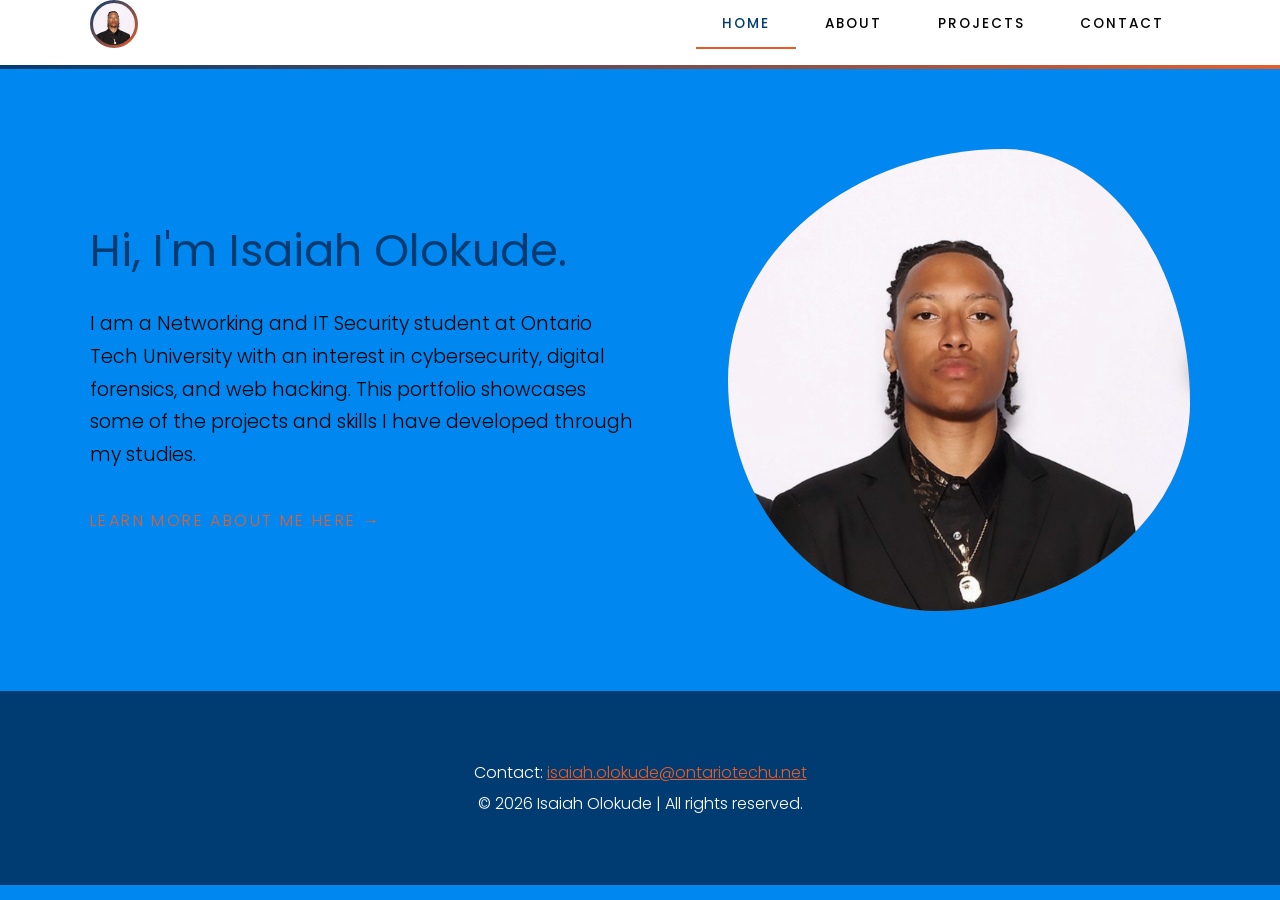
<file: index.html>
<!DOCTYPE html>
<html lang="en">
<head>
  <meta charset="UTF-8">
  <meta name="viewport" content="width=device-width, initial-scale=1.0">
  <title>Home | Isaiah Olokude</title>
  <!-- Poppins font from Google Fonts (cite this in your README) -->
  <link rel="stylesheet" href="https://fonts.googleapis.com/css2?family=Poppins:wght@300;400;500&amp;display=swap">
  <link rel="stylesheet" href="css/style.css">
  <!-- phone style sheet -->
<link rel="stylesheet" href="css/mobile.css" media="only screen and (max-width: 480px)">
<!-- tablet style sheet -->
<link rel="stylesheet" href="css/tablet.css" media="only screen and (min-width: 481px) and (max-width: 960px)">
<!-- full-size monitor style sheet -->
<link rel="stylesheet" href="css/laptop.css" media="only screen and (min-width: 960px)">
</head>
<body>

  <header class="site-header">
    <div class="wrapper clearfix">
      <!-- Logo badge made with CSS: your initials, no image needed -->
     <a href="index.html" class="logo" aria-label="Home"><img src="images/hero.png" alt="Your Portrait"></a>
      
      <nav aria-label="Main navigation">
        <ul>
          <li><a href="index.html" class="current">Home</a></li>
          <li><a href="about.html">About</a></li>
          <li><a href="projects.html">Projects</a></li>
          <li><a href="contact.html">Contact</a></li>
        </ul>
      </nav>
    </div>
  </header>

  <main>
    <section class="hero wrapper clearfix">
      <article class="hero-text">
        <h1>Hi, I'm Isaiah Olokude.</h1>
        <p>I am a Networking and IT Security student at Ontario Tech University with an interest in
    cybersecurity, digital forensics, and web hacking. This portfolio showcases
    some of the projects and skills I have developed through my studies.</p>
        
        <a href="about.html" class="learn-more-here">Learn more about me here &rarr;</a>
      </article>
      <div class="hero-image">
        <img src="images/hero.png" alt="Your Name at a desks">
      </div>
      
    </section>
  </main>

  <footer class="site-footer">
    <p>Contact: <a href="mailto:isaiah.olokude@ontariotechu.net">isaiah.olokude@ontariotechu.net</a></p>
    <p>&copy; 2026 Isaiah Olokude | All rights reserved.</p>
  </footer>

</body>
</html>
</file>
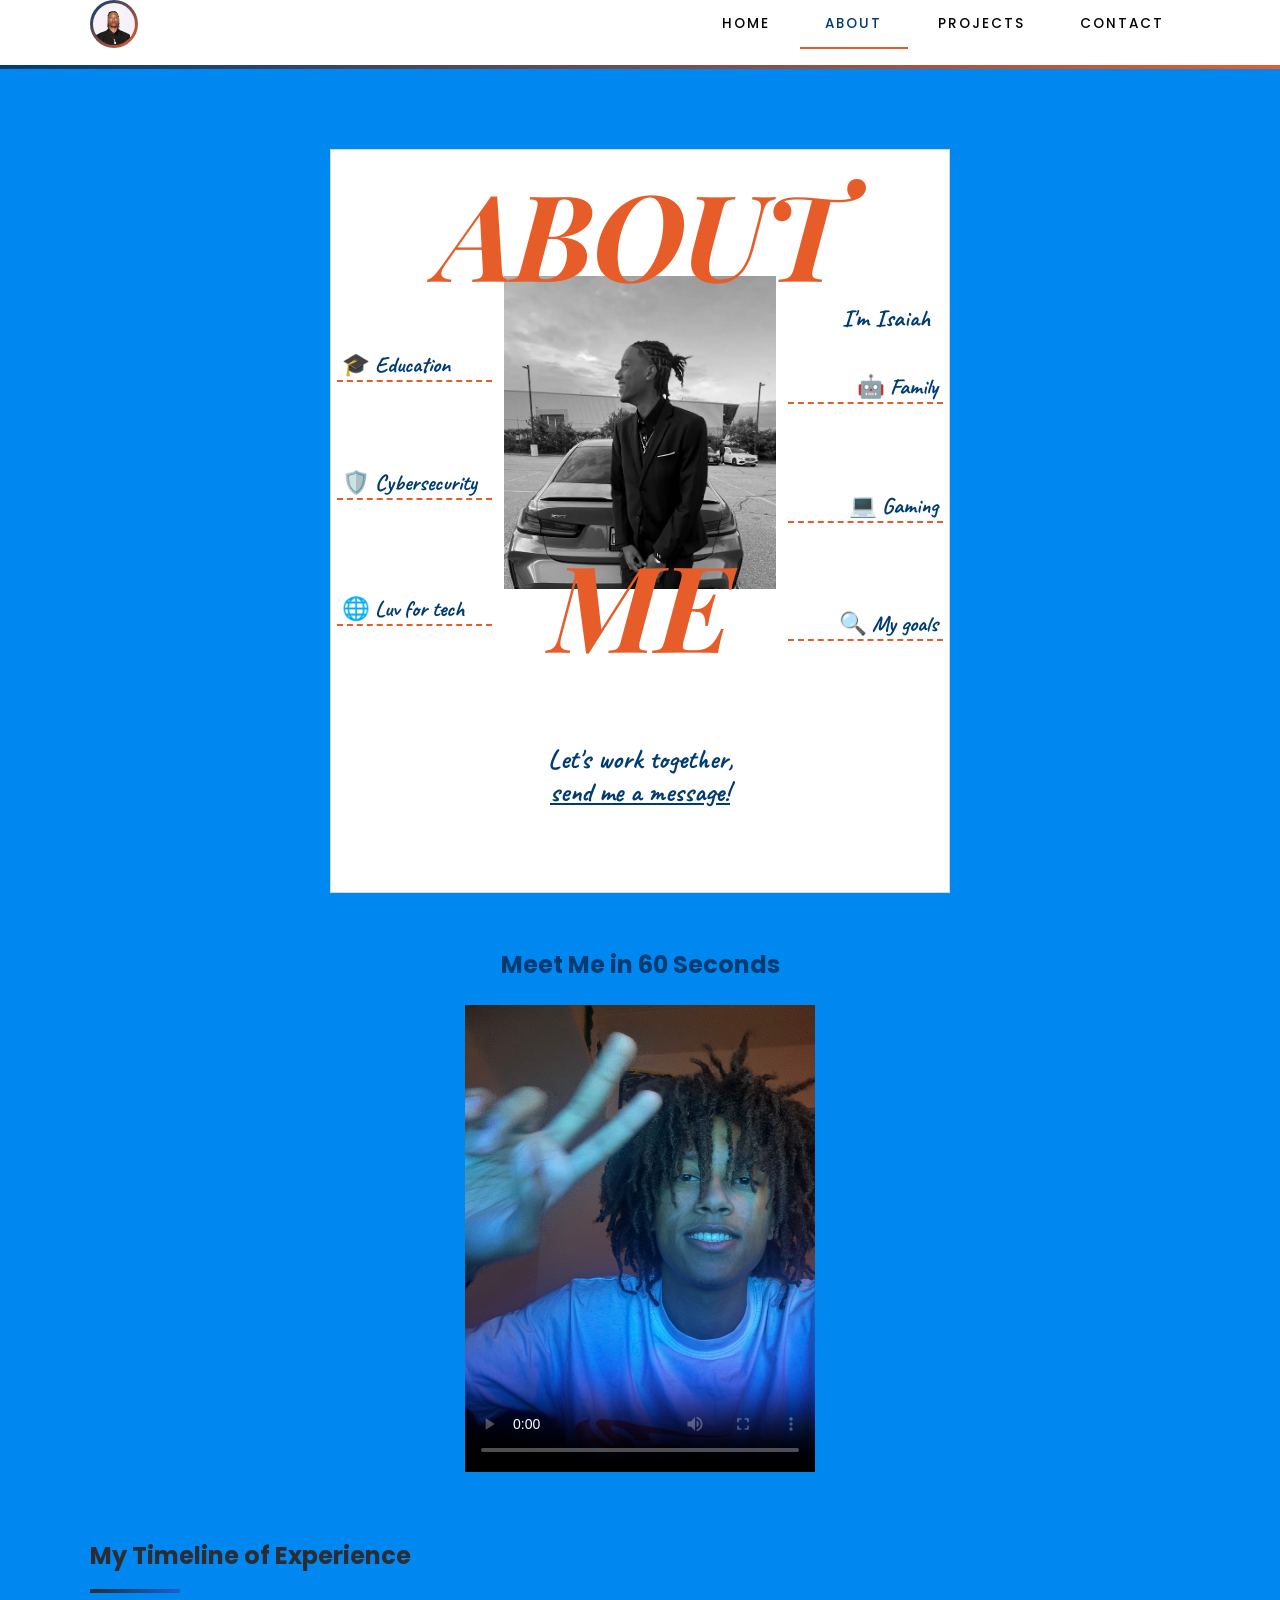
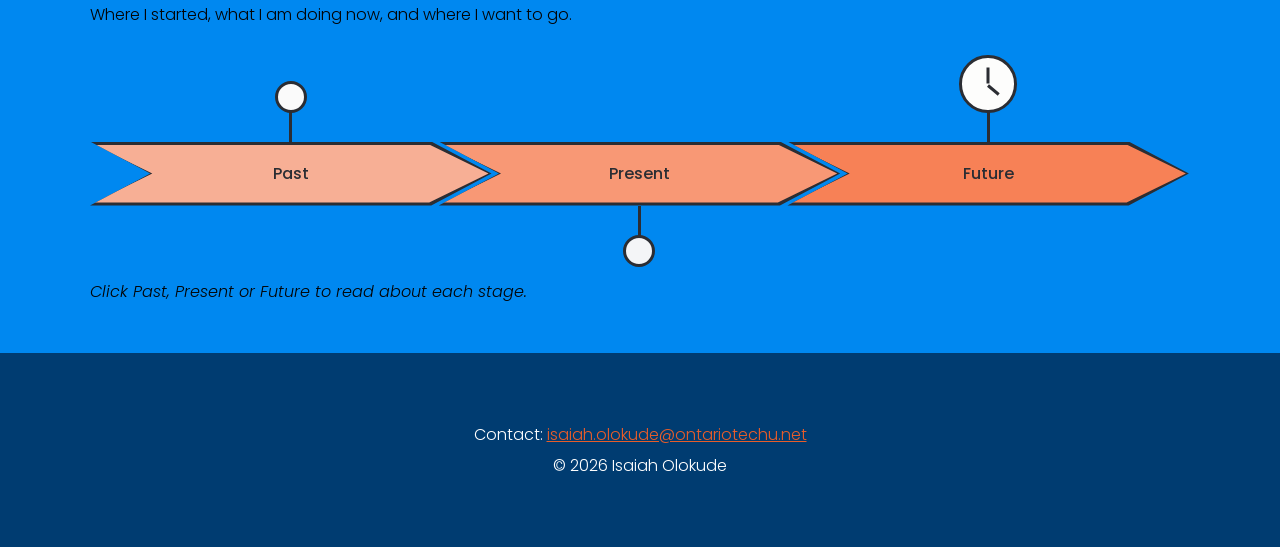
<file: about.html>
<!DOCTYPE html>
<html lang="en">
<head>
  <meta charset="UTF-8">
  <meta name="viewport" content="width=device-width, initial-scale=1.0">
  <title>About Me | Isaiah Olokude</title>
  <link rel="stylesheet" href="https://fonts.googleapis.com/css2?family=Caveat:wght@500;700&amp;family=Playfair+Display:ital,wght@1,700&amp;family=Poppins:wght@300;400;500&amp;display=swap">
  <link rel="stylesheet" href="css/style.css">
  <!-- phone style sheet -->
<link rel="stylesheet" href="css/mobile.css" media="only screen and (max-width: 480px)">
<!-- tablet style sheet -->
<link rel="stylesheet" href="css/tablet.css" media="only screen and (min-width: 481px) and (max-width: 960px)">
<!-- full-size monitor style sheet -->
<link rel="stylesheet" href="css/laptop.css" media="only screen and (min-width: 960px)">
</head>
<body>

  <header class="site-header">
    <div class="wrapper clearfix">
      <a href="index.html" class="logo" aria-label="Home"><img src="images/hero.png" alt="Your Portrait"></a>
      <nav aria-label="Main navigation">
        <ul>
          <li><a href="index.html">Home</a></li>
          <li><a href="about.html" class="current">About</a></li>
          <li><a href="projects.html">Projects</a></li>
          <li><a href="contact.html">Contact</a></li>
        </ul>
      </nav>
    </div>
  </header>

  <main>
    <!-- Photo + introduction -->
    <section class="about wrapper" aria-labelledby="about-title">
  <div class="about-hub">
    <!-- Radios must come BEFORE .poster. ab-0 = nothing open -->
    <input type="radio" name="about-popup" id="ab-0" checked>
    <input type="radio" name="about-popup" id="ab-1">
    <input type="radio" name="about-popup" id="ab-2">
    <input type="radio" name="about-popup" id="ab-3">
    <input type="radio" name="about-popup" id="ab-4">
    <input type="radio" name="about-popup" id="ab-5">
    <input type="radio" name="about-popup" id="ab-6">

    <div class="poster">
      <!-- One h1; the two spans are placed above and below the photo -->
      <h1 id="about-title"><span class="t-about">About</span> <span class="t-me">Me</span></h1>

      <div class="poster-photo">
        <img src="images/about.jpg" alt="Portrait of Isaiah">
      </div>
      <p class="poster-name">I'm Isaiah</p>

      <!-- Handwritten notes = clickable labels -->
      <label for="ab-1" class="note note-1"><span aria-hidden="true">🎓</span> Education</label>
      <label for="ab-2" class="note note-2"><span aria-hidden="true">🛡️</span> Cybersecurity</label>
      <label for="ab-3" class="note note-3"><span aria-hidden="true">🌐</span> Luv for tech</label>
      <label for="ab-4" class="note note-4"><span aria-hidden="true">🤖</span> Family</label>
      <label for="ab-5" class="note note-5"><span aria-hidden="true">💻</span> Gaming</label>
      <label for="ab-6" class="note note-6"><span aria-hidden="true">🔍</span> My goals</label>

      <p class="poster-cta">Let's work together,<br><a href="contact.html">send me a message!</a></p>

      <!-- Popups: one per note -->
      <article class="popup popup-1" aria-label="Education">
        <h2>Education</h2>
        <p>I study networking and It security at Ontario tech University. I am building my skills in Networking, web development, and IT security], and I use what I learn in labs and real projects.</p>
        <label for="ab-0" class="popup-close">Close</label>
      </article>
      <article class="popup popup-2" aria-label="Cybersecurity">
        <h2>Cybersecurity</h2>
        <p>I first realized that hacking like in the movies can be a real job through modding in games and watching hackers in films. That moment turned a hobby into something I could actually build a career around.</p>
        <label for="ab-0" class="popup-close">Close</label>
      </article>
      <article class="popup popup-3" aria-label="Luv for tech">
        <h2>Luv for tech</h2>
        <p>My love for tech comes from always being in front of a screen (maybe that’s why my eyesight is so bad). I love how ping works in video games, and I’m always the one trying to fix the Wi-Fi when it goes down.</p>
        <label for="ab-0" class="popup-close">Close</label>
      </article>
      <article class="popup popup-4" aria-label="Family">
        <h2>Family</h2>
        <p>I grew up in Brampton as the oldest of three, with a Canadian mom and a Nigerian dad. Growing up, I made a lot of friends and loved playing sports.</p>
        <label for="ab-0" class="popup-close">Close</label>
      </article>
      <article class="popup popup-5" aria-label="Gaming">
        <h2>Gaming</h2>
        <p>I began playing video games with my dad when I was quite little. My fascination in technology began with those games, which I later played with my brother and friends.</p>
        <label for="ab-0" class="popup-close">Close</label>
      </article>
      <article class="popup popup-6" aria-label="Goals">
        <h2>My goals</h2>
        <p>I want to become a police officer and join the cybercrime unit, or work as a digital forensic investigator alongside the police. My goal is to help solve cybercrime and protect people from it.</p>
        <label for="ab-0" class="popup-close">Close</label>
      </article>
    </div>
  </div>
</section>

    <!-- Intro video: 45-60 seconds, controls + poster required -->
    <section class="about-video" aria-labelledby="video-title">
  <h2 id="video-title">Meet Me in 60 Seconds</h2>

  <!-- controls shows play/pause/volume; poster is the image shown before playing -->
  <video controls poster="images/poster.jpeg" preload="metadata">
    <source src="videos/intro.mp4" type="video/mp4">
    Your browser does not support the video tag.
  </video>
</section>

    <!-- Timeline: same markup as index.html -->
    <section class="timeline" aria-labelledby="timeline-title">
      <div class="wrapper">
        <h2 id="timeline-title">My Timeline of Experience</h2>
        <p class="timeline-intro">Where I started, what I am doing now, and where I want to go.</p>

        <div class="slider">
          <!-- No "checked" on any radio, so every bio starts hidden -->
          <input type="radio" name="timeline" id="tl-1">
          <input type="radio" name="timeline" id="tl-2">
          <input type="radio" name="timeline" id="tl-3">

          <div class="slider-nav">
            <label for="tl-1" class="stage stage-past marker-up">
              <span class="chev-wrap"><span class="chevron"><span class="chev-text">Past</span></span></span>
              <span class="stem" aria-hidden="true"></span>
              <span class="dot" aria-hidden="true"></span>
            </label>
            <label for="tl-2" class="stage stage-present marker-down">
              <span class="chev-wrap"><span class="chevron"><span class="chev-text">Present</span></span></span>
              <span class="stem" aria-hidden="true"></span>
              <span class="dot" aria-hidden="true"></span>
            </label>
            <label for="tl-3" class="stage stage-future marker-up">
              <span class="chev-wrap"><span class="chevron"><span class="chev-text">Future</span></span></span>
              <span class="stem" aria-hidden="true"></span>
              <span class="dot dot-clock" aria-hidden="true"></span>
            </label>
          </div>

          <p class="slider-hint">Click Past, Present or Future to read about each stage.</p>

          <div class="slider-window">
            <ol class="slider-track">

              <li class="slide">
                <div class="slide-grid">
                  <article class="timeline-card">
                    <p class="timeline-label">Past</p>
                    <h3>Where it started</h3>
                    <p>My interest in technology began at school, where I became the person teachers and classmates came to when something stopped working. I helped troubleshoot [computers, printers, projectors, Wi-Fi] and learned to track a problem down step by step instead of guessing.</p>
                    <p>Robotics class showed me how hardware, software and teamwork fit together. Building and testing [describe a robot or project] taught me patience, because the first attempt rarely worked and fixing it was where the learning happened.</p>
                  </article>
                  <section class="timeline-card skills-card" aria-label="Skills learned in the past">
                    <p class="timeline-label">Skills</p>
                    <h3>Skills I learned</h3>
                    <ul>
                      <li>Troubleshooting school technology</li>
                      <li>Robotics class and hands-on building</li>
                      <li>Explaining technical problems in plain language</li>
                    </ul>
                  </section>
                </div>
              </li>

              <li class="slide">
                <div class="slide-grid">
                  <article class="timeline-card">
                    <p class="timeline-label">Present</p>
                    <h3>Learning by doing</h3>
                    <p>Today I am building real skills in networking and IT security. In my labs I work on [subnetting, routing and switching, firewalls, secure configurations] and I treat each lab as practice for how I would protect a real system.</p>
                    <p>I also apply what I learn outside the classroom. I help local businesses build websites, using AI tools to speed up drafting and to try ideas, and then I review and fix the code myself so I understand every part of it. Working with real clients has taught me to listen first and to deliver something simple that works.</p>
                  </article>
                  <section class="timeline-card skills-card" aria-label="Skills I am learning now">
                    <p class="timeline-label">Skills</p>
                    <h3>Skills I am learning</h3>
                    <ul>
                      <li>Networking and IT security labs and projects</li>
                      <li>Building websites for local businesses</li>
                      <li>Using AI tools responsibly and checking the results</li>
                    </ul>
                  </section>
                </div>
              </li>

              <li class="slide">
                <div class="slide-grid">
                  <article class="timeline-card">
                    <p class="timeline-label">Future</p>
                    <h3>Fighting cybercrime</h3>
                    <p>Cybercrime is growing, and the people harmed by it are often ordinary families and small businesses. I want to build my career in digital forensics: collecting and examining digital evidence so investigators can understand what happened and hold the right people accountable.</p>
                    <p>My goal is to gain experience working with police and to contribute to real investigations. To get there, I plan to keep building my networking and security skills, learn forensic tools and methods, and look for [co-op placements, certifications, or volunteer opportunities].</p>
                  </article>
                  <section class="timeline-card skills-card" aria-label="Skills I want to gain">
                    <p class="timeline-label">Skills</p>
                    <h3>Skills I want to gain</h3>
                    <ul>
                      <li>Gain hands-on digital forensics experience</li>
                      <li>Work with police on cybercrime cases</li>
                      <li>Keep learning through [certifications or co-op]</li>
                    </ul>
                  </section>
                </div>
              </li>

            </ol>
          </div>
        </div>
      </div>
    </section>
  </main>

  <footer class="site-footer">
    <p>Contact: <a href="mailto:isaiah.olokude@ontariotechu.net">isaiah.olokude@ontariotechu.net</a></p>
    <p>&copy; 2026 Isaiah Olokude</p>
  </footer>

</body>
</html>
</file>
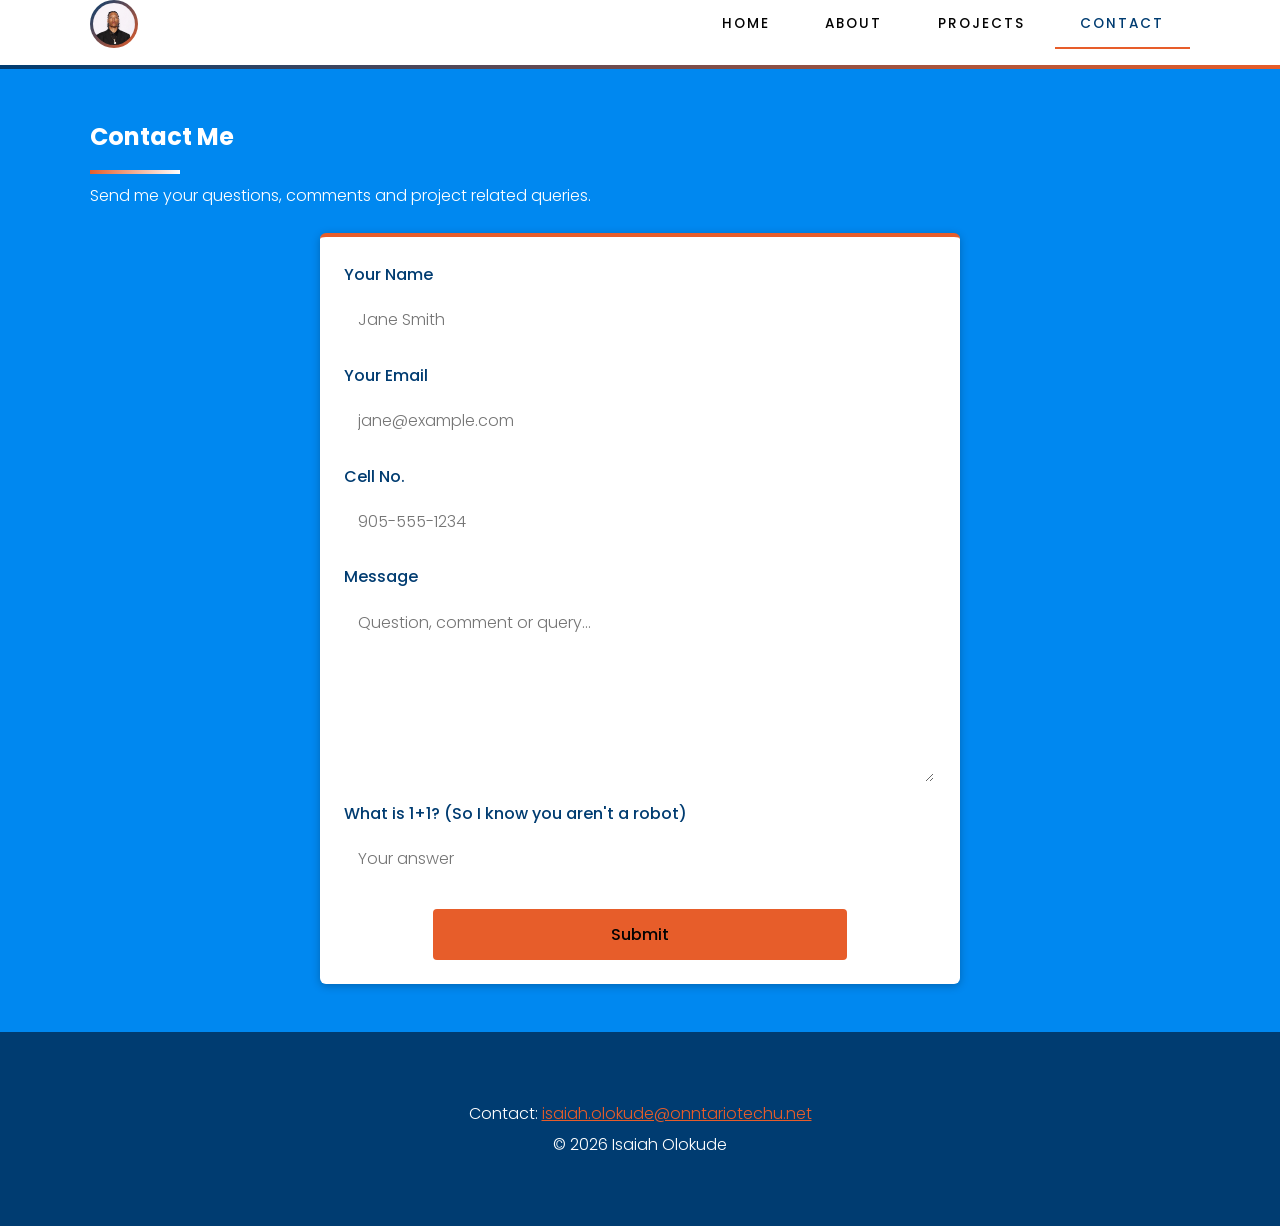
<file: contact.html>
<!DOCTYPE html>
<html lang="en">
<head>
  <meta charset="UTF-8">
  <meta name="viewport" content="width=device-width, initial-scale=1.0">
  <title>Contact Me | Isaiah Olokude</title>
  <link rel="stylesheet" href="https://fonts.googleapis.com/css2?family=Poppins:wght@300;400;500&amp;display=swap">
  <link rel="stylesheet" href="css/style.css">
  <!-- phone style sheet -->
<link rel="stylesheet" href="css/mobile.css" media="only screen and (max-width: 480px)">
<!-- tablet style sheet -->
<link rel="stylesheet" href="css/tablet.css" media="only screen and (min-width: 481px) and (max-width: 960px)">
<!-- full-size monitor style sheet -->
<link rel="stylesheet" href="css/laptop.css" media="only screen and (min-width: 960px)">
</head>
<body>

  <header class="site-header">
    <div class="wrapper clearfix">
      <a href="index.html" class="logo" aria-label="Home"><img src="images/hero.png" alt=""></a>
      <nav aria-label="Main navigation">
        <ul>
          <li><a href="index.html">Home</a></li>
          <li><a href="about.html">About</a></li>
          <li><a href="projects.html">Projects</a></li>
          <li><a href="contact.html" class="current">Contact</a></li>
        </ul>
      </nav>
    </div>
  </header>

  <main>
    <section class="contact wrapper" aria-labelledby="contact-title">
      <h1 id="contact-title">Contact Me</h1>
      <p class="contact-intro">Send me your questions, comments and project related queries.</p>

      <!-- The browser checks every rule below before it lets the form submit -->
      <form class="contact-form" action="mailto:you@example.com" method="post" enctype="text/plain">

        <label for="name">Your Name</label>
        <input type="text" id="name" name="name" placeholder="Jane Smith"
               required minlength="2" maxlength="60" autocomplete="name">

        <label for="email">Your Email</label>
        <input type="email" id="email" name="email" placeholder="jane@example.com"
               required autocomplete="email">

        <label for="phone">Cell No.</label>
        <!-- pattern: 10 digits, optional hyphens, e.g. 905-555-1234 -->
        <input type="tel" id="phone" name="phone" placeholder="905-555-1234"
               required pattern="[0-9]{3}-?[0-9]{3}-?[0-9]{4}"
               title="Enter a 10-digit number, like 905-555-1234" autocomplete="tel">

        <label for="message">Message</label>
        <textarea id="message" name="message" rows="6" placeholder="Question, comment or query..."
                  required minlength="10" maxlength="500"></textarea>

        <label for="robot">What is 1+1? (So I know you aren't a robot)</label>
        <input type="text" id="robot" name="robot" inputmode="numeric" placeholder="Your answer"
               required pattern="2" title="Type the number 2" autocomplete="off">

        <button type="submit">Submit</button>
      </form>
    </section>
  </main>

  <footer class="site-footer">
    <p>Contact: <a href="mailto:isaiah.olokude@onntariotechu.net">isaiah.olokude@onntariotechu.net</a></p>
    <p>&copy; 2026 Isaiah Olokude</p>
  </footer>

</body>
</html>
</file>
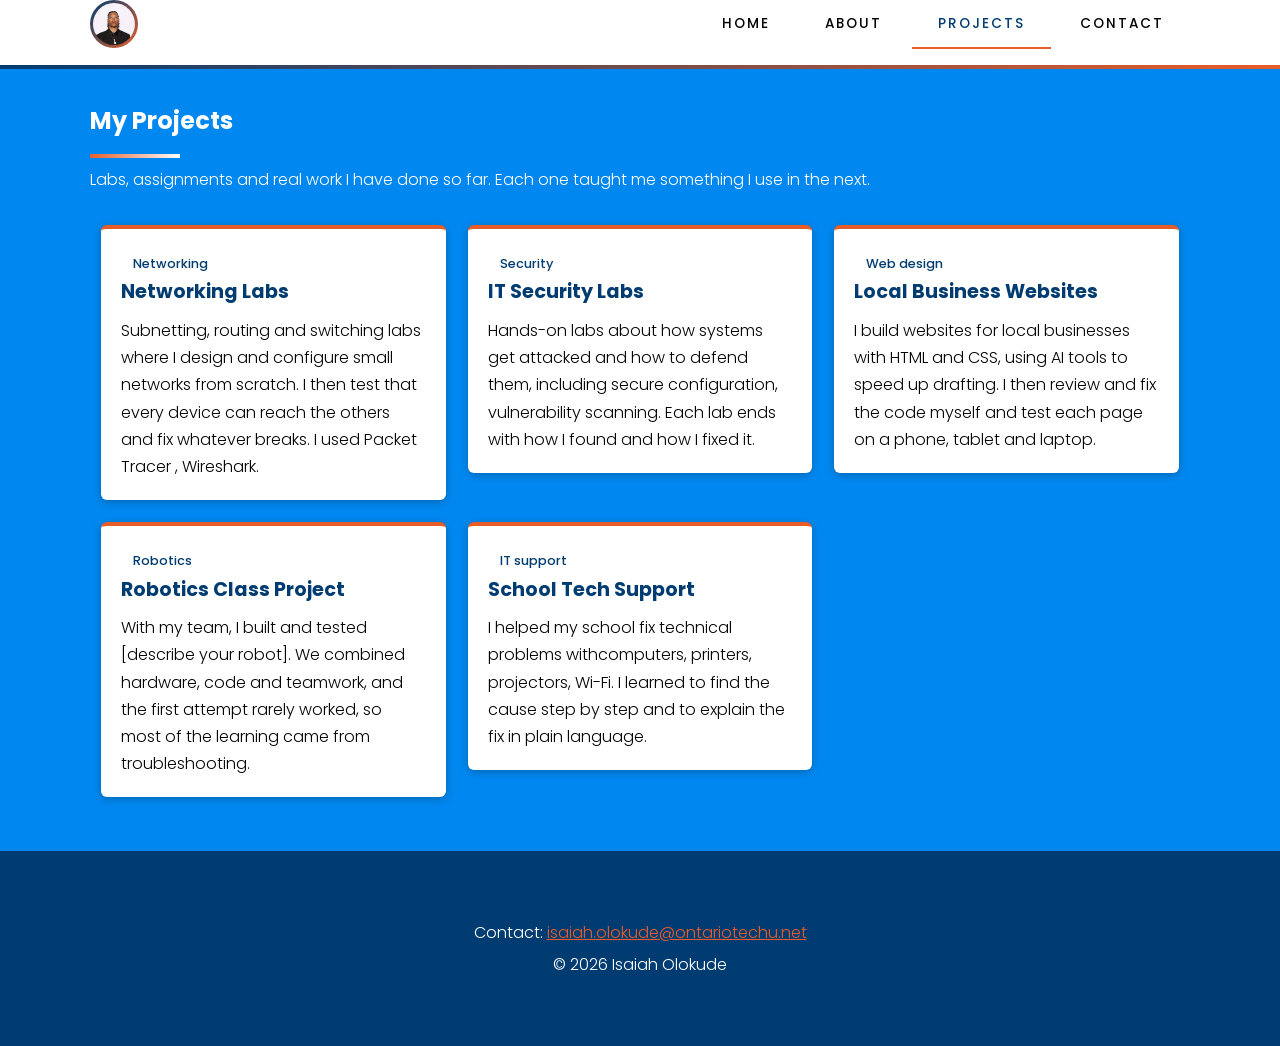
<file: projects.html>
<!DOCTYPE html>
<html lang="en">
<head>
  <meta charset="UTF-8">
  <meta name="viewport" content="width=device-width, initial-scale=1.0">
  <title>Projects | Isaiah Olokude</title>
  <link rel="stylesheet" href="https://fonts.googleapis.com/css2?family=Poppins:wght@300;400;500&amp;display=swap">
  <link rel="stylesheet" href="css/style.css">
  <!-- phone style sheet -->
<link rel="stylesheet" href="css/mobile.css" media="only screen and (max-width: 480px)">
<!-- tablet style sheet -->
<link rel="stylesheet" href="css/tablet.css" media="only screen and (min-width: 481px) and (max-width: 960px)">
<!-- full-size monitor style sheet -->
<link rel="stylesheet" href="css/laptop.css" media="only screen and (min-width: 960px)">
</head>
<body class="page-projects">

  <header class="site-header">
    <div class="wrapper clearfix">
      <a href="index.html" class="logo" aria-label="Home"><img src="images/hero.png" alt="Your Portrait"></a>
      <nav aria-label="Main navigation">
        <ul>
          <li><a href="index.html">Home</a></li>
          <li><a href="about.html">About</a></li>
          <li><a href="projects.html" class="current">Projects</a></li>
          <li><a href="contact.html">Contact</a></li>
        </ul>
      </nav>
    </div>
  </header>

  <main>
    <section class="projects wrapper" aria-labelledby="projects-title">
      <h1 id="projects-title">My Projects</h1>
      <p class="projects-intro">Labs, assignments and real work I have done so far. Each one taught me something I use in the next.</p>

      <!-- Cards are inline-blocks with % widths; tablet.css and laptop.css change how many fit per row -->
      <div class="project-grid">

        <article class="project-card">
          <p class="project-tag">Networking</p>
          <h2>Networking Labs</h2>
          <p>Subnetting, routing and switching labs where I design and configure small networks from scratch. I then test that every device can reach the others and fix whatever breaks. I used Packet Tracer , Wireshark.</p>
        </article>

        <article class="project-card">
          <p class="project-tag">Security</p>
          <h2>IT Security Labs</h2>
          <p>Hands-on labs about how systems get attacked and how to defend them, including secure configuration, vulnerability scanning. Each lab ends with how I found and how I fixed it.</p>
        </article>

        <article class="project-card">
          <p class="project-tag">Web design</p>
          <h2>Local Business Websites</h2>
          <p>I build websites for local businesses with HTML and CSS, using AI tools to speed up drafting. I then review and fix the code myself and test each page on a phone, tablet and laptop.</p>
        </article>

        <article class="project-card">
          <p class="project-tag">Robotics</p>
          <h2>Robotics Class Project</h2>
          <p>With my team, I built and tested [describe your robot]. We combined hardware, code and teamwork, and the first attempt rarely worked, so most of the learning came from troubleshooting.</p>
        </article>

        <article class="project-card">
          <p class="project-tag">IT support</p>
          <h2>School Tech Support</h2>
          <p>I helped my school fix technical problems withcomputers, printers, projectors, Wi-Fi. I learned to find the cause step by step and to explain the fix in plain language.</p>
        </article>

      </div>
    </section>
  </main>

  <footer class="site-footer">
    <p>Contact: <a href="mailto:isaiah.olokude@ontariotechu.net">isaiah.olokude@ontariotechu.net</a></p>
    <p>&copy; 2026 Isaiah Olokude</p>
  </footer>

</body>
</html>
</file>
<file: css/style.css>
/* base.css: shared styles. Fluid design: % widths, rem units, max-width.
   No Flexbox anywhere; columns use float. */

:root {
  /* PLACEHOLDER palette: swap in your Adobe Color scheme + list it in README */
    --color-dark: #003C71;     /* Future Blue */
    --color-mid: #E75D2A;      
    --color-accent: #E75D2A;   /* Tech Tangerine */
    --color-soft: #0088f0;     /* Light background */
    --color-text: #030303;     /* Simcoe Blue */
    --color-nardo: #6B6D70;
    --color-light: #fff;    /* Light background */
}

* { box-sizing: border-box; }

body {
  margin: 0;
  font-family: "Poppins", Arial, sans-serif;
  font-weight: 300;
  line-height: 1.7;
  color: var(--color-text);
  background: var(--color-soft);
}

img, video { max-width: 100%; height: auto; } /* fluid media */

/* Fluid centered container: shrinks with the screen, capped on big screens */
.wrapper { width: 90%; max-width: 1100px; margin: 0 auto; }

.clearfix::after { content: ""; display: block; clear: both; }

/* ---------- Header ---------- */
.site-header { padding: 0rem 0; position: relative; }
.site-header { background: var(--color-light); }

/* Plain linear gradient (left to right): thin bar under the header */
.site-header::after {
  content: "";
  display: block;
  height: 4px;
  margin-top: 1rem;
  background: linear-gradient(to right, var(--color-dark), var(--color-accent));
}

/* Angled gradient (135deg): round logo badge */
.logo {
  float: left;
  width: 3rem;
  height: 3rem;
  line-height: 3rem;
  border-radius: 50%;
  text-align: center;
  font-weight: 500;
  color: #ffffff;
  text-decoration: none;
  background: linear-gradient(135deg, var(--color-dark), var(--color-mid));
}

.logo { padding: 3px; }
.logo img {
  display: block;
  width: 100%;
  height: 100%;
  border-radius: 50%;
  object-fit: cover;          /* crops instead of stretching */
  object-position: 50% 20%;
}
.site-header nav { float: right; }
.site-header ul { margin: 0; padding: 0; list-style: none; }
.site-header li { display: inline-block; }   /* inline-block instead of flex */
.site-header nav a {
  display: block;
  padding: 0.75rem 1.2rem;
  font-size: 0.85rem;
  font-weight: 500;
  letter-spacing: 0.15em;
  text-transform: uppercase;
  color: var(--color-text);
  text-decoration: none;
}
.site-header nav a:hover,
.site-header nav a.current { color: var(--color-dark); border-bottom: 2px solid var(--color-accent); }

/* ---------- Hero: text left, image right (floats) ---------- */
.hero { padding: 4rem 0; }
.hero-text { float: left; width: 50%; padding-top: 3rem; }
.hero-text h1 {
  margin: 0 0 1rem;
  font-size: clamp(1.8rem, 4vw, 2.8rem);  /* fluid type: scales with the window */
  font-weight: 400;
  color: var(--color-dark);
}
.hero-text p { font-size: clamp(0.5rem, 1.8vw, 1.2rem); }
.learn-more-here {
  display: inline-block;
  margin-top: 1rem;
  letter-spacing: 0.15em;
  text-transform: uppercase;
  text-decoration: none;
  color: var(--color-accent);
}

/* Blob shape with an angled gradient; square via padding-bottom trick */
.hero-image {
  position: relative;
  float: right;
  width: 42%;
  padding-bottom: 42%;      /* keeps the frame square as it scales */
  border-radius: 60% 40% 55% 45% / 50% 55% 45% 50%;
  background: linear-gradient(135deg, var(--color-soft), var(--color-accent));
  overflow: hidden;
}
.hero-image img {
  position: absolute;
  top: 0;
  left: 0;
  width: 100%;
  height: 100%;
  object-fit: cover;
  object-position: 30% 20%;
}

/* ---------- Footer ---------- */
.site-footer {
  clear: both;
  padding: 4rem 1rem;
  text-align: center;
  color: #fff;
  background: var(--color-dark);
}
.site-footer p { margin: 0.25rem 0; }
.site-footer a { color: var(--color-accent); }

.timeline {
  --tl-dark: #2b2d33;     /* outline colour, like the reference design */
  --tl-blue: #1a5fd0;
  --tl-pink: #f7af95;     /* swap these for your own palette if you prefer */
  --tl-purple: #f89875;
  --tl-orange: #f78156;
  --tl-yellow: #fdfdfc;
  padding: 3rem 0;
  background: var(--tl-bg);
}

.timeline h2 { margin: 0 0 0.5rem; color: var(--tl-dark); }
.timeline h2::after {          /* linear gradient underline */
  content: "";
  display: block;
  width: 90px;
  height: 4px;
  margin-top: 0.75rem;
  background: linear-gradient(to right, var(--tl-dark), var(--tl-blue));
}
.timeline-intro { margin: 0 0 1rem; }

/* Hidden radios remember which stage is selected (still reachable by keyboard) */
.slider { position: relative; }
.slider input { position: absolute; opacity: 0; width: 1px; height: 1px; }

/* ---------- Arrow timeline ---------- */
.slider-nav {
  /* Variables so mobile.css can shrink everything with three lines */
  --chev-h: 4rem;
  --stem: 2rem;
  --clock: 3.6rem;
  --dot: 2rem;
  /* Room above and below the arrows for the circles */
  padding: calc(var(--stem) + var(--clock) + 0.5rem) 0 calc(var(--stem) + var(--dot) + 0.5rem);
}
.slider-nav::after { content: ""; display: block; clear: both; } /* clearfix for floats */

/* Arrows are 36.5% wide and overlap so each point nests into the next notch.
   Width: 36.5 + 2 x (36.5 x 0.85 + 0.7 gap) = about 100% */
.stage {
  position: relative;
  float: left;
  width: 36.5%;
  cursor: pointer;
}
.stage + .stage { margin-left: -4.8%; }

.chev-wrap { display: block; }

/* The arrow: dark clipped shape, with a coloured inner shape inset by 3px to look like an outline */
.chevron {
  position: relative;
  display: block;
  height: var(--chev-h);
  background: var(--tl-dark);
  clip-path: polygon(0 0, 85% 0, 100% 50%, 85% 100%, 0 100%, 15% 50%);
}
.chevron::before {
  content: "";
  position: absolute;
  top: 3px; right: 3px; bottom: 3px; left: 3px;
  clip-path: polygon(0 0, 85% 0, 100% 50%, 85% 100%, 0 100%, 15% 50%);
}
.stage-past .chevron::before { background: var(--tl-pink); }
.stage-present .chevron::before { background: var(--tl-purple); }
.stage-future .chevron::before { background: var(--tl-orange); }

.chev-text {
  position: relative;          /* sits above the inner shape */
  display: block;
  text-align: center;
  line-height: var(--chev-h);
  font-weight: 500;
  color: var(--tl-dark);
}

/* Stem line + circle, above or below the arrow */
.stem {
  position: absolute;
  left: 50%;
  width: 3px;
  margin-left: -1.5px;
  height: var(--stem);
  background: var(--tl-dark);
}
.dot {
  position: absolute;
  left: 50%;
  width: var(--dot);
  height: var(--dot);
  margin-left: calc(var(--dot) / -2);
  box-sizing: border-box;
  border: 3px solid var(--tl-dark);
  border-radius: 50%;
}
.marker-up .stem { bottom: 100%; }
.marker-up .dot { bottom: calc(100% + var(--stem) - 3px); }
.marker-down .stem { top: 100%; }
.marker-down .dot { top: calc(100% + var(--stem) - 3px); }

.stage-past .dot { background: #fafafa; }
.stage-present .dot { background: #f4f5f7; }

/* Clock on the Future stage, drawn with CSS */
.dot-clock {
  width: var(--clock);
  height: var(--clock);
  margin-left: calc(var(--clock) / -2);
  background: var(--tl-yellow);
}
.dot-clock::before,
.dot-clock::after {            /* the two clock hands */
  content: "";
  position: absolute;
  left: 50%;
  top: 50%;
  background: var(--tl-dark);
}
.dot-clock::before { width: 3px; height: 32%; transform: translate(-50%, -100%); }              /* minute hand, points up */
.dot-clock::after  { width: 28%; height: 3px; transform-origin: 0 50%; transform: rotate(40deg); } /* hour hand */

/* Selected stage: offset shadow like the reference design + bold text */
#tl-1:checked ~ .slider-nav .stage-past .chev-wrap,
#tl-2:checked ~ .slider-nav .stage-present .chev-wrap,
#tl-3:checked ~ .slider-nav .stage-future .chev-wrap {
  filter: drop-shadow(4px 4px 0 var(--tl-dark));
}
#tl-1:checked ~ .slider-nav .stage-past .chev-text,
#tl-2:checked ~ .slider-nav .stage-present .chev-text,
#tl-3:checked ~ .slider-nav .stage-future .chev-text {
  font-weight: 700;
}

/* Visible focus ring for keyboard users */
#tl-1:focus-visible ~ .slider-nav .stage-past .chev-wrap,
#tl-2:focus-visible ~ .slider-nav .stage-present .chev-wrap,
#tl-3:focus-visible ~ .slider-nav .stage-future .chev-wrap {
  outline: 3px solid var(--tl-blue);
  outline-offset: 4px;
}

/* ---------- Bios ---------- */
.slider-hint { margin: 0; font-style: italic; }
.slider input:checked ~ .slider-hint { display: none; }

.slider-track { margin: 0; padding: 0; list-style: none; }
.slide { display: none; }

#tl-1:checked ~ .slider-window .slide:nth-child(1),
#tl-2:checked ~ .slider-window .slide:nth-child(2),
#tl-3:checked ~ .slider-window .slide:nth-child(3) {
  display: block;
  animation: fade-in 0.4s ease;
}
@keyframes fade-in { from { opacity: 0; } to { opacity: 1; } }

.timeline .slide-grid {
  width: 100%;
  max-width: 1000px;       /* total width of the pair on big screens */
  margin: 0 auto;          /* centers the pair on the page */
}
.timeline .slide-grid::after { content: ""; display: block; clear: both; }  /* clearfix for the floats */

/* Both boxes fill the container, bio left and skills right */
.timeline .slide-grid .timeline-card {
  float: left;
  width: 58%;
  max-width: none;         /* removes any old 700px cap */
  margin: 0 2% 0 0;
}
.timeline .slide-grid .skills-card {
  width: 40%;              /* 58 + 2 + 40 = 100% */
  margin: 0;
}

.timeline-card p + p { margin-top: 0.75rem; }
.timeline-card ul { margin: 0.75rem 0 0; padding-left: 1.25rem; }
.timeline-card li { margin-bottom: 0.5rem; }

@media (prefers-reduced-motion: reduce) {
  .slide { animation: none !important; }
}
.timeline .slide-grid .timeline-card {
  padding: 1.25rem;
  background: var(--color-light);
  border-top: 4px solid var(--tl-blue);
  border-radius: 6px;
  box-shadow: 0 2px 6px rgba(43, 45, 51, 0.12);
}

.about { padding: 5rem 0 1rem; }
.about-hub { position: relative; }

/* Hidden radios remember which popup is open (keyboard users can still reach them) */
.about-hub input { position: absolute; opacity: 0; width: 1px; height: 1px; }

/* Poster stage: fluid width, height = 120% of width via the ::before padding trick */
.poster {
  position: relative;
  width: 100%;
  max-width: 620px;
  margin: 0 auto;
  overflow: hidden;
  background: #fff;;
  border: 1px solid #cfd8e3;
}
.poster::before { content: ""; display: block; padding-bottom: 120%; }

/* Big serif title: "ABOUT" above the photo, "ME" below, both overlapping it */
.poster h1 { margin: 0; }
.t-about, .t-me {
  position: absolute;
  left: 50%;
  z-index: 3;
  transform: translateX(-50%);
  font-family: "Playfair Display", Georgia, serif;
  font-style: italic;
  font-weight: 700;
  font-size: clamp(3rem, 19vw, 7.5rem);   /* fluid: scales with the screen */
  line-height: 1;
  letter-spacing: -0.02em;
  text-transform: uppercase;
  white-space: nowrap;
  color: var(--color-accent);
}
.t-about { top: 3%; }
.t-me { top: 53%; }

/* Grayscale photo on a grey backdrop, centred */
.poster-photo {
  position: absolute;
  z-index: 1;
  top: 17%;
  left: 50%;
  width: 44%;
  margin-left: -22%;
  aspect-ratio: 1 / 1.15;
  overflow: hidden;
  background: #cfd4da;
}
.poster-photo img {
  display: block;
  width: 100%;
  height: 100%;
  object-fit: cover;
  object-position: 50% 20%;       /* adjust to centre your face */
  filter: grayscale(100%);        /* black-and-white like the reference */
}

/* Handwritten text */
.poster-name,
.note,
.poster-cta,
.popup-close {
  font-family: "Caveat", "Comic Sans MS", cursive;
  color: var(--color-dark);
}
.poster-name {
  position: absolute;
  z-index: 2;
  top: 20%;
  right: 3%;
  margin: 0;
  font-size: clamp(1rem, 3.6vw, 1.5rem);
  font-weight: 700;
}
.poster-cta {
  position: absolute;
  top: 80%;
  left: 0;
  width: 100%;
  margin: 0;
  text-align: center;
  font-size: clamp(1.1rem, 4vw, 1.7rem);
  font-weight: 700;
  line-height: 1.2;
}
.poster-cta a { color: var(--color-dark); }

/* Notes around the photo (clickable labels) */
.note {
  position: absolute;
  z-index: 4;
  width: 25%;
  padding: 0.15rem 0.3rem;
  font-size: clamp(0.9rem, 3.2vw, 1.4rem);
  font-weight: 700;
  line-height: 1.1;
  border-bottom: 2px dashed var(--color-accent);
  cursor: pointer;
}
.note:hover { color: var(--color-accent); }
.note-1 { left: 1%;  top: 27%; }
.note-2 { left: 1%;  top: 43%; }
.note-3 { left: 1%;  top: 60%; }
.note-4 { right: 1%; top: 30%; text-align: right; }
.note-5 { right: 1%; top: 46%; text-align: right; }
.note-6 { right: 1%; top: 62%; text-align: right; }

/* Selected note: white pill with a solid border */
#ab-1:checked ~ .poster .note-1,
#ab-2:checked ~ .poster .note-2,
#ab-3:checked ~ .poster .note-3,
#ab-4:checked ~ .poster .note-4,
#ab-5:checked ~ .poster .note-5,
#ab-6:checked ~ .poster .note-6 {
  background: #fff;
  border: 2px solid var(--color-accent);
  border-radius: 999px;
}

/* Keyboard focus ring */
#ab-1:focus-visible ~ .poster .note-1,
#ab-2:focus-visible ~ .poster .note-2,
#ab-3:focus-visible ~ .poster .note-3,
#ab-4:focus-visible ~ .poster .note-4,
#ab-5:focus-visible ~ .poster .note-5,
#ab-6:focus-visible ~ .poster .note-6 {
  outline: 3px solid var(--color-dark);
  outline-offset: 2px;
}

/* Popup card, centred on the poster */
.popup {
  display: none;
  position: absolute;
  z-index: 6;
  top: 50%;
  left: 50%;
  width: 66%;
  max-height: 60%;
  overflow-y: auto;
  padding: 1rem;
  background: #fff;
  border-top: 4px solid var(--color-accent);
  border-radius: 6px;
  box-shadow: 0 4px 14px rgba(0, 0, 0, 0.3);
  transform: translate(-50%, -50%);
}
.popup h2 { margin: 0 0 0.5rem; font-size: 1.1rem; color: var(--color-dark); }
.popup p { margin: 0 0 0.75rem; font-size: 0.9rem; }
.popup-close {
  display: inline-block;
  padding: 0.1rem 0.9rem;
  border: 2px solid var(--color-dark);
  border-radius: 999px;
  font-size: 1.1rem;
  font-weight: 700;
  cursor: pointer;
}

#ab-1:checked ~ .poster .popup-1,
#ab-2:checked ~ .poster .popup-2,
#ab-3:checked ~ .poster .popup-3,
#ab-4:checked ~ .poster .popup-4,
#ab-5:checked ~ .poster .popup-5,
#ab-6:checked ~ .poster .popup-6 {
  display: block;
  animation: pop-in 0.3s ease;
}
@keyframes pop-in { from { opacity: 0; } to { opacity: 1; } }
@media (prefers-reduced-motion: reduce) {
  .popup { animation: none !important; }
}

/* Video section below the poster */
.about-video { padding: 1rem 0 1rem; text-align: center; }
.about-video h2 { color: var(--color-dark); }
.about-video video { display: block; width: 100%; max-width: 350px; margin: 0 auto; }

.page-projects { background: var(--color-soft); }

/* White header strip so the dark nav links stay readable on grey */
.page-projects .site-header { background: #fff; }

.projects { padding: 2rem 0; }
.projects h1 { margin: 0 0 0.5rem; color: #fff; }
.projects h1::after {                       /* linear gradient underline */
  content: "";
  display: block;
  width: 90px;
  height: 4px;
  margin-top: 0.75rem;
  background: linear-gradient(to right, var(--color-accent), var(--color-light));
}
.projects-intro { margin: 0 0 2rem; color: #fff; }

/* Grid without Flexbox: inline-block cards with % widths.
   font-size: 0 on the container removes the gap between inline-blocks. */
.project-grid { font-size: 0; }
.project-card {
  display: inline-block;
  vertical-align: top;
  width: 100%;                   /* mobile default: one per row */
  margin: 0 0 1rem;
  padding: 1.25rem;
  font-size: 1rem;               /* resets the 0 from the container */
  background: #ffffff;
  border-top: 4px solid var(--color-accent);
  border-radius: 6px;
  box-shadow: 0 2px 8px rgba(0, 0, 0, 0.25);
}
.project-card h2 { margin: 0 0 0.5rem; font-size: 1.2rem; color: var(--color-dark); }
.project-card p { margin: 0; }

.project-tag {
  display: inline-block;
  margin: 0 0 0.75rem;
  padding: 0.1rem 0.75rem;
  font-size: 0.8rem;
  font-weight: 500;
  color: var(--color-dark);
  background: var(--color-light);
  border-radius: 999px;
}

.contact { padding: 3rem 0; }
.contact h1 { margin: 0 0 0.5rem; color: #fff; }
.contact h1::after {                       /* linear gradient underline */
  content: "";
  display: block;
  width: 90px;
  height: 4px;
  margin-top: 0.75rem;
  background: linear-gradient(to right, var(--color-accent), var(--color-light));
}
.contact-intro { margin: 0 0 1.5rem; color: #fff; }

/* Form card: fluid width, capped on big screens, centred */
.contact-form {
  width: 100%;
  max-width: 600px;
  margin: 0 auto;
  padding: 1.5rem;
  background: #fff;
  border-top: 4px solid var(--color-accent);
  border-radius: 6px;
  box-shadow: 0 2px 8px rgba(0, 0, 0, 0.25);
}

.contact-form label {
  display: block;
  margin: 1rem 0 0.35rem;
  font-weight: 500;
  color: var(--color-dark);
}
.contact-form label:first-child { margin-top: 0; }

.contact-form input,
.contact-form textarea {
  display: block;
  width: 100%;
  padding: 0.65rem 0.75rem;
  font: inherit;
  color: var(--color-text);
  background: var(--color-light);
  border: 2px solid transparent;
  border-radius: 4px;
}
.contact-form textarea { resize: vertical; }

.contact-form input:focus,
.contact-form textarea:focus {
  outline: none;
  border-color: var(--color-mid);
}

/* Show a red-orange border only after the visitor has typed something invalid */
.contact-form input:invalid:not(:placeholder-shown),
.contact-form textarea:invalid:not(:placeholder-shown) {
  border-color: var(--color-accent);
}

.contact-form button {
  display: block;
  width: 70%;
  margin: 1.5rem auto 0;
  padding: 0.75rem;
  font: inherit;
  font-weight: 500;
  color: var(--color-text);
  background: var(--color-accent);
  border: 0;
  border-radius: 4px;
  cursor: pointer;
}
.contact-form button:hover { background: var(--color-mid); color: #fff; }
.contact-form button:focus-visible { outline: 3px solid var(--color-dark); outline-offset: 2px; }
</file>
<file: css/mobile.css>
/* mobile.css
   Loads below 768px (phones, roughly 320px to 767px).
   Everything stacks into one column. No Flexbox, only floats reset
   to "none", block display and percentage widths. */

/* ---------- Header and nav ---------- */
.logo { float: none; display: block; margin: 0 auto 0.5rem; }  /* logo centred above the links */
.site-header nav { float: none; text-align: center; }
.site-header nav a { padding: 0.5rem 0.6rem; font-size: 0.75rem; }

/* ---------- Home hero ---------- */
.hero { padding: 2rem 0; }
.hero-text,
.hero-image { float: none; width: 100%; }
.hero-text { padding-top: 0; text-align: center; }
.hero-image { width: 70%; padding-bottom: 70%; margin: 2rem auto 0; } /* photo blob under the text */

/* ---------- Timeline ---------- */
/* Smaller arrows, stems and circles (these are variables set in base.css) */
.slider-nav { --chev-h: 2.75rem; --stem: 1.25rem; --clock: 2.8rem; --dot: 1.5rem; }
.chev-text { font-size: 0.8rem; }

/* Bio box and skills box stack, bio first */
.timeline .slide-grid .timeline-card,
.timeline .slide-grid .skills-card {
  float: none;
  width: 100%;
  margin: 0 0 1rem;
}

/* ---------- About page ---------- */
/* Poster first, video underneath */
.about-layout .about,
.about-layout .about-video { float: none; width: 100%; }
.about-layout .about-video { margin-top: 1.5rem; }

/* Bigger popup with smaller text so it fits the small poster */
.popup { width: 90%; max-height: 70%; padding: 0.75rem; }
.popup h2 { font-size: 1rem; }
.popup p { font-size: 0.8rem; }
.note { width: 27%; }

/* ---------- Projects ---------- */
/* Nothing needed: cards are 100% wide by default in base.css, so one per row. */

/* ---------- Contact ---------- */
.contact-form { padding: 1rem; }
.contact-form button { width: 100%; }

.hero-text h1 {
  font-size: 2rem;
}

.hero-text p {
  font-size: 1rem;
  line-height: 1.6;
}

.hero-text a {
  font-size: 1rem;
}
</file>
<file: css/tablet.css>
/* tablet.css
   Loads from 768px to 1023px (an iPad in portrait is 768px).
   Keeps two columns but tightens the spacing. */

/* ---------- Header and nav ---------- */
.site-header nav a { padding: 0.75rem 0.8rem; }

/* ---------- Home hero ---------- */
.hero { padding: 3rem 0; }
.hero-text { width: 52%; padding-top: 1rem; }
.hero-image { width: 44%; padding-bottom: 44%; }   /* padding-bottom = width keeps it square */

/* ---------- Timeline ---------- */
.timeline-card { padding: 1rem; }
.timeline-card h3 { font-size: 1.05rem; }

/* ---------- About page ---------- */
/* Poster gets a bit more room than the video */
.about-layout .about { width: 56%; }
.about-layout .about-video { width: 40%; }

/* ---------- Projects ---------- */
/* Two cards per row: 48% + 1% margin each side = 50% */
.project-card { width: 48%; margin: 0 1% 2%; }

/* ---------- Contact ---------- */
.contact-form { max-width: 560px; }
</file>
<file: css/laptop.css>
/* laptop.css
   Loads at 1024px and wider (small laptops up to large desktops).
   Full spacing and three columns where it makes sense. */

/* ---------- Header and nav ---------- */
.site-header nav a { padding: 0.75rem 1.6rem; }

/* ---------- Home hero ---------- */
.hero { padding: 5rem 0; }
.hero-text { padding-top: 4rem; }

/* ---------- Timeline ---------- */
.timeline-card { padding: 1.5rem; }

/* ---------- About page ---------- */
/* Poster left (50%), video right (46%), set in base.css */

/* ---------- Projects ---------- */
/* Three cards per row: 31.3333% + 1% margin each side = 33.3333% */
.project-card { width: 31.3333%; margin: 0 1% 2%; }

/* ---------- Contact ---------- */
.contact-form { max-width: 640px; }
</file>
